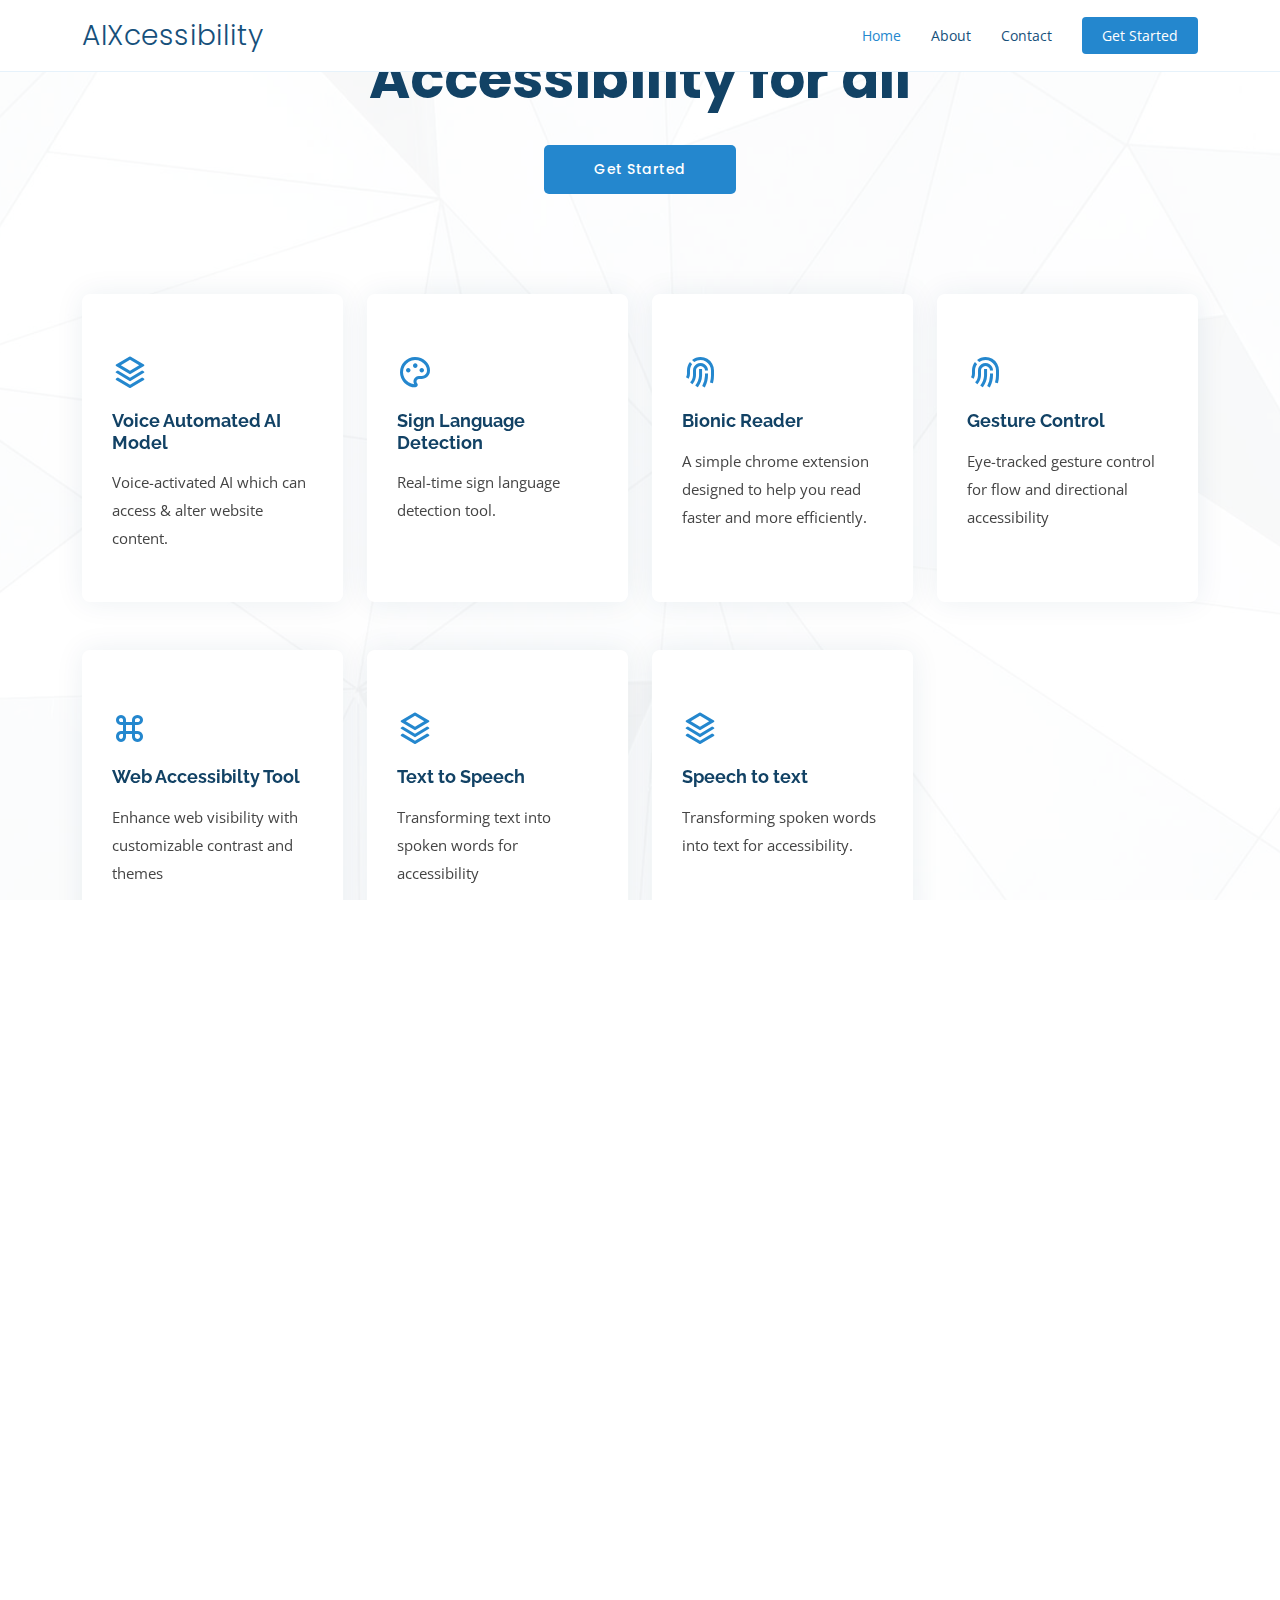
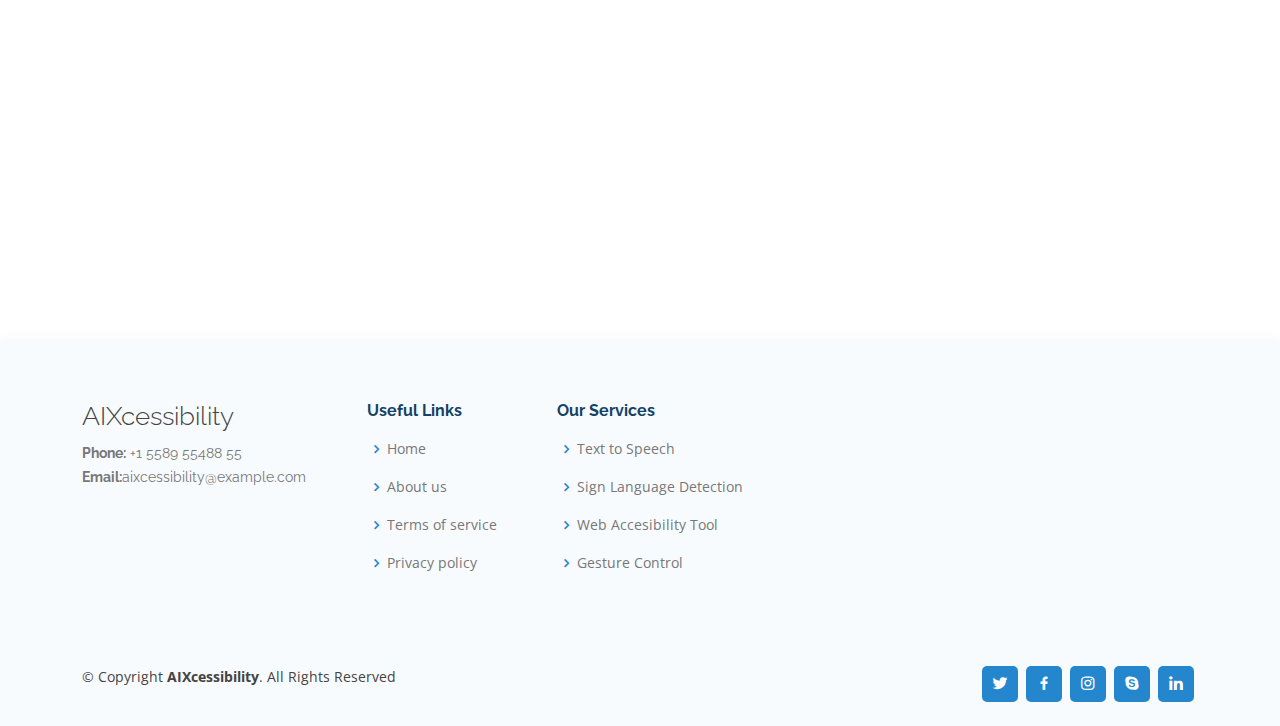
<file: index.html>
<!DOCTYPE html>
<html lang="en">

<head>
  <meta charset="utf-8">
  <meta content="width=device-width, initial-scale=1.0" name="viewport">

  <title>AIXcessibility</title>
  <meta content="" name="description">
  <meta content="" name="keywords">

  <!-- Favicons -->
  <link href="assets/img/Rex_favicon.ico" rel="icon">
  <link href="assets/img/apple-touch-icon.png" rel="apple-touch-icon">

  <!-- Google Fonts -->
  <link href="https://fonts.googleapis.com/css?family=Open+Sans:300,300i,400,400i,600,600i,700,700i|Raleway:300,300i,400,400i,500,500i,600,600i,700,700i|Poppins:300,300i,400,400i,500,500i,600,600i,700,700i" rel="stylesheet">

  <!-- Vendor CSS Files -->
  <link href="assets/vendor/aos/aos.css" rel="stylesheet">
  <link href="assets/vendor/bootstrap/css/bootstrap.min.css" rel="stylesheet">
  <link href="assets/vendor/bootstrap-icons/bootstrap-icons.css" rel="stylesheet">
  <link href="assets/vendor/boxicons/css/boxicons.min.css" rel="stylesheet">
  <link href="assets/vendor/glightbox/css/glightbox.min.css" rel="stylesheet">
  <link href="assets/vendor/remixicon/remixicon.css" rel="stylesheet">
  <link href="assets/vendor/swiper/swiper-bundle.min.css" rel="stylesheet">

  <!-- Template Main CSS File -->
  <link href="assets/css/style.css" rel="stylesheet">

</head>

<body>

  
  <header id="header" class="fixed-top">
    <div class="container d-flex align-items-center justify-content-between">

      <h1 class="logo"><a href="index.html">AIXcessibility</a></h1>
     
      <nav id="navbar" class="navbar">
        <ul>
          <li><a class="nav-link scrollto active" href="#hero">Home</a></li>
          <li><a class="nav-link scrollto" href="#about">About</a></li>
        
          <li><a class="nav-link scrollto" href="#contact">Contact</a></li>
          <li><a class="getstarted scrollto" href="#about">Get Started</a></li>
        </ul>
        <i class="bi bi-list mobile-nav-toggle"></i>
      </nav><!-- .navbar -->

    </div>
  </header><!-- End Header -->

  <!-- ======= Hero Section ======= -->
  <section id="hero" class="d-flex align-items-center">
    <div class="container position-relative" data-aos="fade-up" data-aos-delay="100">
      <div class="row justify-content-center">
        <div class="col-xl-7 col-lg-9 text-center">
          <h1>Accessibility for all</h1>
      
        </div>
      </div>
      <div class="text-center">
        <a href="#about" class="btn-get-started scrollto">Get Started</a>
      </div>

      <div class="row icon-boxes">
        <div class="col-md-6 col-lg-3 d-flex align-items-stretch mb-5 mb-lg-0" data-aos="zoom-in" data-aos-delay="200">
          <div class="icon-box">
            <div class="icon"><i class="ri-stack-line"></i></div>
            <h4 class="title"><a href="https://accessify-ai.netlify.app/">Voice Automated AI Model</a></h4>
            <p class="description">Voice-activated AI which can access & alter website content.</p>
          </div>
        </div>
         <div class="col-md-6 col-lg-3 d-flex align-items-stretch mb-5 mb-lg-0" data-aos="zoom-in" data-aos-delay="300">
          <div class="icon-box">
            <div class="icon"><i class="ri-palette-line"></i></div>
            <h4 class="title"><a href="https://github.com/pukhraj1002/sign-language-detection">Sign Language Detection</a></h4>
            <p class="description">Real-time sign language detection tool.</p>
          </div>
        </div>
         <div class="col-md-6 col-lg-3 d-flex align-items-stretch mb-5  mb-lg-0" data-aos="zoom-in" data-aos-delay="500">
          <div class="icon-box">
            <div class="icon"><i class="ri-fingerprint-line"></i></div>
            <h4 class="title"><a href="https://github.com/rahulkarda/bionic-reader">Bionic Reader</a></h4>
            <p class="description">A simple chrome extension designed to help you read faster and more efficiently. </p>
          </div>
        </div>
        <div class="col-md-6 col-lg-3 d-flex align-items-stretch mb-5 mb-lg-0" data-aos="zoom-in" data-aos-delay="500">
          <div class="icon-box">
            <div class="icon"><i class="ri-fingerprint-line"></i></div>
            <h4 class="title"><a href="https://github.com/rahulkarda/gesture-control">Gesture Control</a></h4>
            <p class="description">Eye-tracked gesture control for flow and directional  accessibility </p>
          </div>
        </div>
       <div class="col-md-6 col-lg-3 d-flex align-items-stretch  mt-5 mb-lg-0" data-aos="zoom-in" data-aos-delay="400">
          <div class="icon-box">
            <div class="icon"><i class="ri-command-line"></i></div>
            <h4 class="title"><a href="">Web Accessibilty Tool</a> </h4>
            <p class="description">Enhance web visibility with customizable contrast and themes</p>
          </div>
        </div>
        
        <div class="col-md-6 col-lg-3 d-flex align-items-stretch  mt-5 mb-lg-0" data-aos="zoom-in" data-aos-delay="200">
          <div class="icon-box">
            <div class="icon"><i class="ri-stack-line"></i></div>
            <h4 class="title"><a href="https://text2speechai.netlify.app/">Text to Speech</a></h4>
            <p class="description">Transforming text into spoken words for accessibility</p>
          </div>
        </div>


       
        <div class="col-md-6 col-lg-3 d-flex align-items-stretch  mt-5 mb-lg-0" data-aos="zoom-in" data-aos-delay="500">
          <div class="icon-box">
            <div class="icon"><i class="ri-stack-line"></i></div>
            <h4 class="title"><a href="">Speech to text</a></h4>
            <p class="description">Transforming spoken words into text for accessibility. </p>
          </div>
        </div>
      </div>
    </div>
  </section><!-- End Hero -->

  <main id="main">

    <!-- ======= About Section ======= -->
    <section id="about" class="about">
      <div class="container" data-aos="fade-up">

        <div class="section-title">
          <h2>About Us</h2>
          <p>AccessVision is a groundbreaking initiative focused on revolutionizing accessibility for individuals with disabilities through the power of AI-driven accessibility tools.. </p>
        </div>

        <div class="row content">
          <div class="col-lg-6">
            <p>
              AIXcessibility harnesses advanced AI algorithms and machine learning models to create a suite of innovative solutions aimed at enhancing accessibility across various domains of daily life. 
            </p>
           
          </div>
          <div class="col-lg-6 pt-4 pt-lg-0">
            <p>
              Through AIXcessibility, we are not just building technology; we are fostering a more inclusive and equitable society where everyone, regardless of ability, can thrive
            </p>
            <a href="#" class="btn-learn-more">Learn More</a>
          </div>
        </div>

      </div>
    </section><!-- End About Section -->

    <!-- ======= Counts Section ======= -->
<!--     <section id="counts" class="counts section-bg">
      <div class="container">

        <div class="row justify-content-end">

          <div class="col-lg-3 col-md-5 col-6 d-md-flex align-items-md-stretch">
            <div class="count-box">
              <span data-purecounter-start="0" data-purecounter-end="65" data-purecounter-duration="2" class="purecounter"></span>
              <p>Happy Clients</p>
            </div>
          </div>

          <div class="col-lg-3 col-md-5 col-6 d-md-flex align-items-md-stretch">
            <div class="count-box">
              <span data-purecounter-start="0" data-purecounter-end="85" data-purecounter-duration="2" class="purecounter"></span>
              <p>Projects</p>
            </div>
          </div>

          <div class="col-lg-3 col-md-5 col-6 d-md-flex align-items-md-stretch">
            <div class="count-box">
              <span data-purecounter-start="0" data-purecounter-end="30" data-purecounter-duration="2" class="purecounter"></span>
              <p>Years of experience</p>
            </div>
          </div>

          <div class="col-lg-3 col-md-5 col-6 d-md-flex align-items-md-stretch">
            <div class="count-box">
              <span data-purecounter-start="0" data-purecounter-end="20" data-purecounter-duration="2" class="purecounter"></span>
              <p>Awards</p>
            </div>
          </div>

        </div>

      </div>
    </section> --> <!-- End Counts Section -->

   

   


    

    <!-- ======= Portfolio Section ======= -->
    <!-- <section id="portfolio" class="portfolio">
      <div class="container" data-aos="fade-up">

        <div class="section-title">
          <h2>Portfolio</h2>
           </div>

        <div class="row" data-aos="fade-up" data-aos-delay="150">
          <div class="col-lg-12 d-flex justify-content-center">
            <ul id="portfolio-flters">
              <li data-filter="*" class="filter-active">All</li>
              <li data-filter=".filter-app">App</li>
              <li data-filter=".filter-card">Card</li>
              <li data-filter=".filter-web">Web</li>
            </ul>
          </div>
        </div>

        <div class="row portfolio-container" data-aos="fade-up" data-aos-delay="300">

          <div class="col-lg-4 col-md-6 portfolio-item filter-app">
            <div class="portfolio-wrap">
              <img src="assets/img/portfolio/portfolio-1.jpg" class="img-fluid" alt="">
              <div class="portfolio-info">
                <h4>App 1</h4>
                <p>App</p>
                <div class="portfolio-links">
                  <a href="assets/img/portfolio/portfolio-1.jpg" data-gallery="portfolioGallery" class="portfolio-lightbox" title="App 1"><i class="bx bx-plus"></i></a>
                  <a href="portfolio-details.html" title="More Details"><i class="bx bx-link"></i></a>
                </div>
              </div>
            </div>
          </div>

          <div class="col-lg-4 col-md-6 portfolio-item filter-web">
            <div class="portfolio-wrap">
              <img src="assets/img/portfolio/portfolio-2.jpg" class="img-fluid" alt="">
              <div class="portfolio-info">
                <h4>Web 3</h4>
                <p>Web</p>
                <div class="portfolio-links">
                  <a href="assets/img/portfolio/portfolio-2.jpg" data-gallery="portfolioGallery" class="portfolio-lightbox" title="Web 3"><i class="bx bx-plus"></i></a>
                  <a href="portfolio-details.html" title="More Details"><i class="bx bx-link"></i></a>
                </div>
              </div>
            </div>
          </div>

          <div class="col-lg-4 col-md-6 portfolio-item filter-app">
            <div class="portfolio-wrap">
              <img src="assets/img/portfolio/portfolio-3.jpg" class="img-fluid" alt="">
              <div class="portfolio-info">
                <h4>App 2</h4>
                <p>App</p>
                <div class="portfolio-links">
                  <a href="assets/img/portfolio/portfolio-3.jpg" data-gallery="portfolioGallery" class="portfolio-lightbox" title="App 2"><i class="bx bx-plus"></i></a>
                  <a href="portfolio-details.html" title="More Details"><i class="bx bx-link"></i></a>
                </div>
              </div>
            </div>
          </div>

          <div class="col-lg-4 col-md-6 portfolio-item filter-card">
            <div class="portfolio-wrap">
              <img src="assets/img/portfolio/portfolio-4.jpg" class="img-fluid" alt="">
              <div class="portfolio-info">
                <h4>Card 2</h4>
                <p>Card</p>
                <div class="portfolio-links">
                  <a href="assets/img/portfolio/portfolio-4.jpg" data-gallery="portfolioGallery" class="portfolio-lightbox" title="Card 2"><i class="bx bx-plus"></i></a>
                  <a href="portfolio-details.html" title="More Details"><i class="bx bx-link"></i></a>
                </div>
              </div>
            </div>
          </div>

          <div class="col-lg-4 col-md-6 portfolio-item filter-web">
            <div class="portfolio-wrap">
              <img src="assets/img/portfolio/portfolio-5.jpg" class="img-fluid" alt="">
              <div class="portfolio-info">
                <h4>Web 2</h4>
                <p>Web</p>
                <div class="portfolio-links">
                  <a href="assets/img/portfolio/portfolio-5.jpg" data-gallery="portfolioGallery" class="portfolio-lightbox" title="Web 2"><i class="bx bx-plus"></i></a>
                  <a href="portfolio-details.html" title="More Details"><i class="bx bx-link"></i></a>
                </div>
              </div>
            </div>
          </div>

          <div class="col-lg-4 col-md-6 portfolio-item filter-app">
            <div class="portfolio-wrap">
              <img src="assets/img/portfolio/portfolio-6.jpg" class="img-fluid" alt="">
              <div class="portfolio-info">
                <h4>App 3</h4>
                <p>App</p>
                <div class="portfolio-links">
                  <a href="assets/img/portfolio/portfolio-6.jpg" data-gallery="portfolioGallery" class="portfolio-lightbox" title="App 3"><i class="bx bx-plus"></i></a>
                  <a href="portfolio-details.html" title="More Details"><i class="bx bx-link"></i></a>
                </div>
              </div>
            </div>
          </div>

          <div class="col-lg-4 col-md-6 portfolio-item filter-card">
            <div class="portfolio-wrap">
              <img src="assets/img/portfolio/portfolio-7.jpg" class="img-fluid" alt="">
              <div class="portfolio-info">
                <h4>Card 1</h4>
                <p>Card</p>
                <div class="portfolio-links">
                  <a href="assets/img/portfolio/portfolio-7.jpg" data-gallery="portfolioGallery" class="portfolio-lightbox" title="Card 1"><i class="bx bx-plus"></i></a>
                  <a href="portfolio-details.html" title="More Details"><i class="bx bx-link"></i></a>
                </div>
              </div>
            </div>
          </div>

          <div class="col-lg-4 col-md-6 portfolio-item filter-card">
            <div class="portfolio-wrap">
              <img src="assets/img/portfolio/portfolio-8.jpg" class="img-fluid" alt="">
              <div class="portfolio-info">
                <h4>Card 3</h4>
                <p>Card</p>
                <div class="portfolio-links">
                  <a href="assets/img/portfolio/portfolio-8.jpg" data-gallery="portfolioGallery" class="portfolio-lightbox" title="Card 3"><i class="bx bx-plus"></i></a>
                  <a href="portfolio-details.html" title="More Details"><i class="bx bx-link"></i></a>
                </div>
              </div>
            </div>
          </div>

          <div class="col-lg-4 col-md-6 portfolio-item filter-web">
            <div class="portfolio-wrap">
              <img src="assets/img/portfolio/portfolio-9.jpg" class="img-fluid" alt="">
              <div class="portfolio-info">
                <h4>Web 3</h4>
                <p>Web</p>
                <div class="portfolio-links">
                  <a href="assets/img/portfolio/portfolio-9.jpg" data-gallery="portfolioGallery" class="portfolio-lightbox" title="Web 3"><i class="bx bx-plus"></i></a>
                  <a href="portfolio-details.html" title="More Details"><i class="bx bx-link"></i></a>
                </div>
              </div>
            </div>
          </div>

        </div>

      </div>
    </section>End Portfolio Section -->

   

    

    

    <!-- ======= Contact Section ======= -->
    <section id="contact" class="contact">
      <div class="container" data-aos="fade-up">

        <div class="section-title">
          <h2>Contact</h2>
        </div>

       

        <div class="row mt-5">

          <div class="col-lg-4">
            <div class="info">
              <div class="address">
                <i class="bi bi-geo-alt"></i>
                <h4>Location:</h4>
                <p>CDGI,Indore</p>
              </div>

              <div class="email">
                <i class="bi bi-envelope"></i>
                <h4>Email:</h4>
                <p>aixcessibility@example.com</p>
              </div>

              

            </div>

          </div>

          <div class="col-lg-8 mt-5 mt-lg-0">

            <form action="forms/contact.php" method="post" role="form" class="php-email-form">
              <div class="row gy-2 gx-md-3">
                <div class="col-md-6 form-group">
                  <input type="text" name="name" class="form-control" id="name" placeholder="Your Name" required>
                </div>
                <div class="col-md-6 form-group">
                  <input type="email" class="form-control" name="email" id="email" placeholder="Your Email" required>
                </div>
                <div class="form-group col-12">
                  <input type="text" class="form-control" name="subject" id="subject" placeholder="Subject" required>
                </div>
                <div class="form-group col-12">
                  <textarea class="form-control" name="message" rows="5" placeholder="Message" required></textarea>
                </div>
                <div class="my-3 col-12">
                  <div class="loading">Loading</div>
                  <div class="error-message"></div>
                  <div class="sent-message">Your message has been sent. Thank you!</div>
                </div>
                <div class="text-center col-12"><button type="submit">Send Message</button></div>
              </div>
            </form>

          </div>

        </div>

      </div>
    </section><!-- End Contact Section -->

  </main><!-- End #main -->

  <!-- ======= Footer ======= -->
  <footer id="footer">

    <div class="footer-top bgblu">
      <div class="container ">
        <div class="row">

          <div class="col-lg-3 col-md-3 footer-contact">
            <h3>AIXcessibility</h3>
            <p>
             
              <strong>Phone:</strong> +1 5589 55488 55<br>
              <strong>Email:</strong>aixcessibility@example.com<br>
            </p>
          </div>

          <div class="col-lg-2 col-md-6 footer-links">
            <h4>Useful Links</h4>
            <ul>
              <li><i class="bx bx-chevron-right"></i> <a href="#">Home</a></li>
              <li><i class="bx bx-chevron-right"></i> <a href="#">About us</a></li>
              <li><i class="bx bx-chevron-right"></i> <a href="#">Terms of service</a></li>
              <li><i class="bx bx-chevron-right"></i> <a href="#">Privacy policy</a></li>
            </ul>
          </div>

          <div class="col-lg-3 col-md-6 footer-links">
            <h4>Our Services</h4>
            <ul>
              <li><i class="bx bx-chevron-right"></i> <a href="#">Text to Speech</a></li>
              <li><i class="bx bx-chevron-right"></i> <a href="#">Sign Language Detection</a></li>
              <li><i class="bx bx-chevron-right"></i> <a href="#">Web Accesibility Tool</a></li>
              <li><i class="bx bx-chevron-right"></i> <a href="#">Gesture Control</a></li>
             
            </ul>
          </div>

          
        </div>
      </div>
    </div>

    <div class="container d-md-flex py-4">

      <div class="me-md-auto text-center text-md-start">
        <div class="copyright">
          &copy; Copyright <strong><span>AIXcessibility</span></strong>. All Rights Reserved
        </div>
        
      </div>
      <div class="social-links text-center text-md-right pt-3 pt-md-0">
        <a href="#" class="twitter"><i class="bx bxl-twitter"></i></a>
        <a href="#" class="facebook"><i class="bx bxl-facebook"></i></a>
        <a href="#" class="instagram"><i class="bx bxl-instagram"></i></a>
        <a href="#" class="google-plus"><i class="bx bxl-skype"></i></a>
        <a href="#" class="linkedin"><i class="bx bxl-linkedin"></i></a>
      </div>
    </div>
  </footer><!-- End Footer -->

  <div id="preloader"></div>
  <a href="#" class="back-to-top d-flex align-items-center justify-content-center"><i class="bi bi-arrow-up-short"></i></a>

  <!-- Vendor JS Files -->
  <script src="assets/vendor/purecounter/purecounter_vanilla.js"></script>
  <script src="assets/vendor/aos/aos.js"></script>
  <script src="assets/vendor/bootstrap/js/bootstrap.bundle.min.js"></script>
  <script src="assets/vendor/glightbox/js/glightbox.min.js"></script>
  <script src="assets/vendor/isotope-layout/isotope.pkgd.min.js"></script>
  <script src="assets/vendor/swiper/swiper-bundle.min.js"></script>
  <script src="assets/vendor/php-email-form/validate.js"></script>

  <!-- Template Main JS File -->
  <script src="assets/js/main.js"></script>
  <script> (function(){ var s = document.createElement('script'); var h = document.querySelector('head') || document.body; s.src = 'https://acsbapp.com/apps/app/dist/js/app.js'; s.async = true; s.onload = function(){ acsbJS.init({ statementLink : '', footerHtml : '', hideMobile : false, hideTrigger : false, disableBgProcess : false, language : 'en', position : 'right', leadColor : '#146FF8', triggerColor : '#146FF8', triggerRadius : '50%', triggerPositionX : 'right', triggerPositionY : 'bottom', triggerIcon : 'people', triggerSize : 'bottom', triggerOffsetX : 12, triggerOffsetY : 60, mobile : { triggerSize : 'small', triggerPositionX : 'right', triggerPositionY : 'bottom', triggerOffsetX : 40, triggerOffsetY : 40, triggerRadius : '20' } }); }; h.appendChild(s); })(); </script>
</body>

</html>
</file>
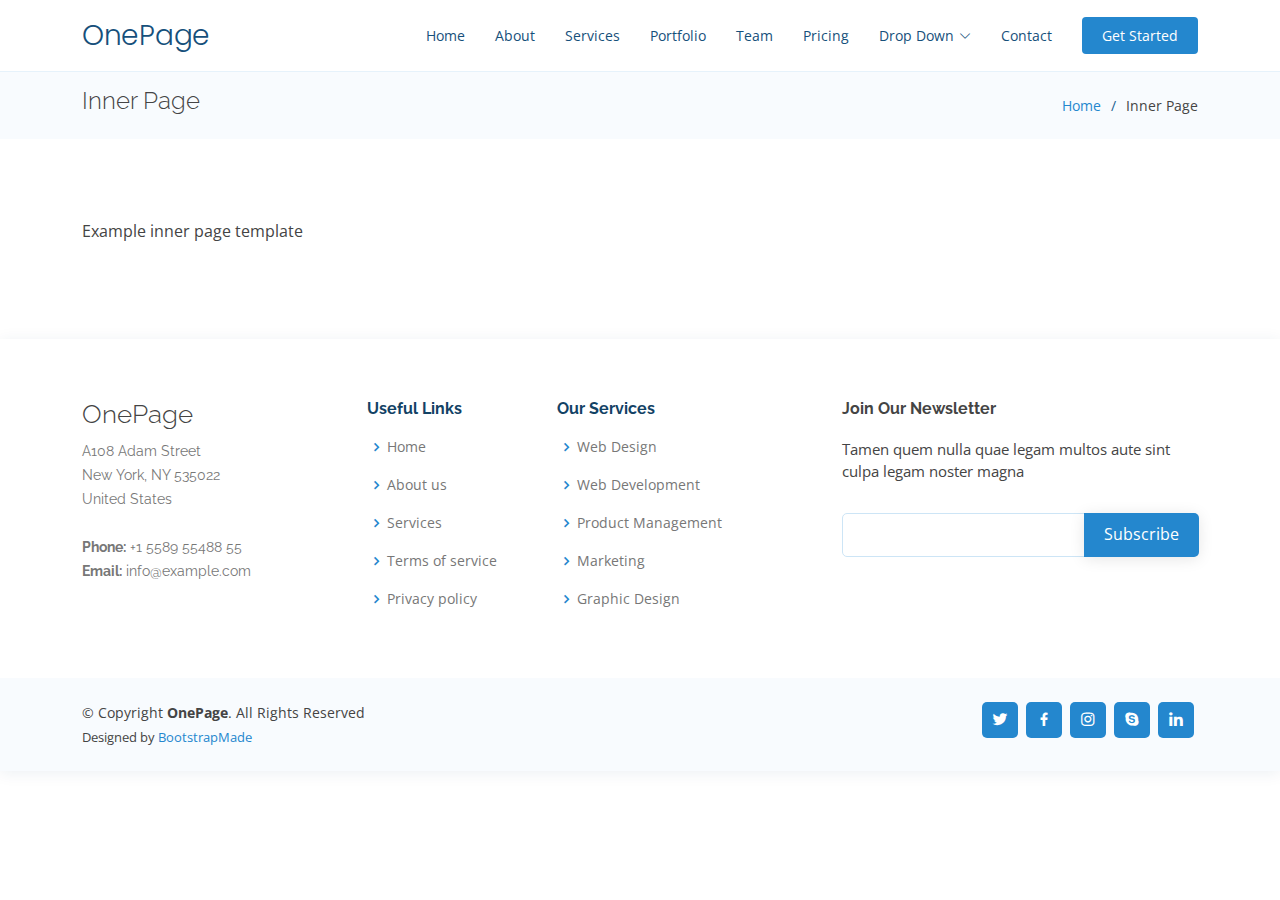
<file: inner-page.html>
<!DOCTYPE html>
<html lang="en">

<head>
  <meta charset="utf-8">
  <meta content="width=device-width, initial-scale=1.0" name="viewport">

  <title>AIXcessibility</title>
  <meta content="" name="description">
  <meta content="" name="keywords">

  <!-- Favicons -->
  <link href="assets/img/favicon.png" rel="icon">
  <link href="assets/img/apple-touch-icon.png" rel="apple-touch-icon">

  <!-- Google Fonts -->
  <link href="https://fonts.googleapis.com/css?family=Open+Sans:300,300i,400,400i,600,600i,700,700i|Raleway:300,300i,400,400i,500,500i,600,600i,700,700i|Poppins:300,300i,400,400i,500,500i,600,600i,700,700i" rel="stylesheet">

  <!-- Vendor CSS Files -->
  <link href="assets/vendor/aos/aos.css" rel="stylesheet">
  <link href="assets/vendor/bootstrap/css/bootstrap.min.css" rel="stylesheet">
  <link href="assets/vendor/bootstrap-icons/bootstrap-icons.css" rel="stylesheet">
  <link href="assets/vendor/boxicons/css/boxicons.min.css" rel="stylesheet">
  <link href="assets/vendor/glightbox/css/glightbox.min.css" rel="stylesheet">
  <link href="assets/vendor/remixicon/remixicon.css" rel="stylesheet">
  <link href="assets/vendor/swiper/swiper-bundle.min.css" rel="stylesheet">

  <!-- Template Main CSS File -->
  <link href="assets/css/style.css" rel="stylesheet">


</head>

<body>

  <!-- ======= Header ======= -->
  <header id="header" class="fixed-top">
    <div class="container d-flex align-items-center justify-content-between">

      <h1 class="logo"><a href="index.html">OnePage</a></h1>
      <!-- Uncomment below if you prefer to use an image logo -->
      <!-- <a href="index.html" class="logo"><img src="assets/img/logo.png" alt="" class="img-fluid"></a>-->

      <nav id="navbar" class="navbar">
        <ul>
          <li><a class="nav-link scrollto " href="#hero">Home</a></li>
          <li><a class="nav-link scrollto" href="#about">About</a></li>
          <li><a class="nav-link scrollto" href="#services">Services</a></li>
          <li><a class="nav-link scrollto o" href="#portfolio">Portfolio</a></li>
          <li><a class="nav-link scrollto" href="#team">Team</a></li>
          <li><a class="nav-link scrollto" href="#pricing">Pricing</a></li>
          <li class="dropdown"><a href="#"><span>Drop Down</span> <i class="bi bi-chevron-down"></i></a>
            <ul>
              <li><a href="#">Drop Down 1</a></li>
              <li class="dropdown"><a href="#"><span>Deep Drop Down</span> <i class="bi bi-chevron-right"></i></a>
                <ul>
                  <li><a href="#">Deep Drop Down 1</a></li>
                  <li><a href="#">Deep Drop Down 2</a></li>
                  <li><a href="#">Deep Drop Down 3</a></li>
                  <li><a href="#">Deep Drop Down 4</a></li>
                  <li><a href="#">Deep Drop Down 5</a></li>
                </ul>
              </li>
              <li><a href="#">Drop Down 2</a></li>
              <li><a href="#">Drop Down 3</a></li>
              <li><a href="#">Drop Down 4</a></li>
            </ul>
          </li>
          <li><a class="nav-link scrollto" href="#contact">Contact</a></li>
          <li><a class="getstarted scrollto" href="#about">Get Started</a></li>
        </ul>
        <i class="bi bi-list mobile-nav-toggle"></i>
      </nav><!-- .navbar -->

    </div>
  </header><!-- End Header -->

  <main id="main">

    <!-- ======= Breadcrumbs ======= -->
    <section class="breadcrumbs">
      <div class="container">

        <div class="d-flex justify-content-between align-items-center">
          <h2>Inner Page</h2>
          <ol>
            <li><a href="index.html">Home</a></li>
            <li>Inner Page</li>
          </ol>
        </div>

      </div>
    </section><!-- End Breadcrumbs -->

    <section class="inner-page">
      <div class="container">
        <p>
          Example inner page template
        </p>
      </div>
    </section>

  </main><!-- End #main -->

  <!-- ======= Footer ======= -->
  <footer id="footer">

    <div class="footer-top">
      <div class="container">
        <div class="row">

          <div class="col-lg-3 col-md-6 footer-contact">
            <h3>OnePage</h3>
            <p>
              A108 Adam Street <br>
              New York, NY 535022<br>
              United States <br><br>
              <strong>Phone:</strong> +1 5589 55488 55<br>
              <strong>Email:</strong> info@example.com<br>
            </p>
          </div>

          <div class="col-lg-2 col-md-6 footer-links">
            <h4>Useful Links</h4>
            <ul>
              <li><i class="bx bx-chevron-right"></i> <a href="#">Home</a></li>
              <li><i class="bx bx-chevron-right"></i> <a href="#">About us</a></li>
              <li><i class="bx bx-chevron-right"></i> <a href="#">Services</a></li>
              <li><i class="bx bx-chevron-right"></i> <a href="#">Terms of service</a></li>
              <li><i class="bx bx-chevron-right"></i> <a href="#">Privacy policy</a></li>
            </ul>
          </div>

          <div class="col-lg-3 col-md-6 footer-links">
            <h4>Our Services</h4>
            <ul>
              <li><i class="bx bx-chevron-right"></i> <a href="#">Web Design</a></li>
              <li><i class="bx bx-chevron-right"></i> <a href="#">Web Development</a></li>
              <li><i class="bx bx-chevron-right"></i> <a href="#">Product Management</a></li>
              <li><i class="bx bx-chevron-right"></i> <a href="#">Marketing</a></li>
              <li><i class="bx bx-chevron-right"></i> <a href="#">Graphic Design</a></li>
            </ul>
          </div>

          <div class="col-lg-4 col-md-6 footer-newsletter">
            <h4>Join Our Newsletter</h4>
            <p>Tamen quem nulla quae legam multos aute sint culpa legam noster magna</p>
            <form action="" method="post">
              <input type="email" name="email"><input type="submit" value="Subscribe">
            </form>
          </div>

        </div>
      </div>
    </div>

    <div class="container d-md-flex py-4">

      <div class="me-md-auto text-center text-md-start">
        <div class="copyright">
          &copy; Copyright <strong><span>OnePage</span></strong>. All Rights Reserved
        </div>
        <div class="credits">
          <!-- All the links in the footer should remain intact. -->
          <!-- You can delete the links only if you purchased the pro version. -->
          <!-- Licensing information: https://bootstrapmade.com/license/ -->
          <!-- Purchase the pro version with working PHP/AJAX contact form: https://bootstrapmade.com/onepage-multipurpose-bootstrap-template/ -->
          Designed by <a href="https://bootstrapmade.com/">BootstrapMade</a>
        </div>
      </div>
      <div class="social-links text-center text-md-right pt-3 pt-md-0">
        <a href="#" class="twitter"><i class="bx bxl-twitter"></i></a>
        <a href="#" class="facebook"><i class="bx bxl-facebook"></i></a>
        <a href="#" class="instagram"><i class="bx bxl-instagram"></i></a>
        <a href="#" class="google-plus"><i class="bx bxl-skype"></i></a>
        <a href="#" class="linkedin"><i class="bx bxl-linkedin"></i></a>
      </div>
    </div>
  </footer><!-- End Footer -->

  <div id="preloader"></div>
  <a href="#" class="back-to-top d-flex align-items-center justify-content-center"><i class="bi bi-arrow-up-short"></i></a>

  <!-- Vendor JS Files -->
  <script src="assets/vendor/purecounter/purecounter_vanilla.js"></script>
  <script src="assets/vendor/aos/aos.js"></script>
  <script src="assets/vendor/bootstrap/js/bootstrap.bundle.min.js"></script>
  <script src="assets/vendor/glightbox/js/glightbox.min.js"></script>
  <script src="assets/vendor/isotope-layout/isotope.pkgd.min.js"></script>
  <script src="assets/vendor/swiper/swiper-bundle.min.js"></script>
  <script src="assets/vendor/php-email-form/validate.js"></script>

  <!-- Template Main JS File -->
  <script src="assets/js/main.js"></script>

</body>

</html>
</file>
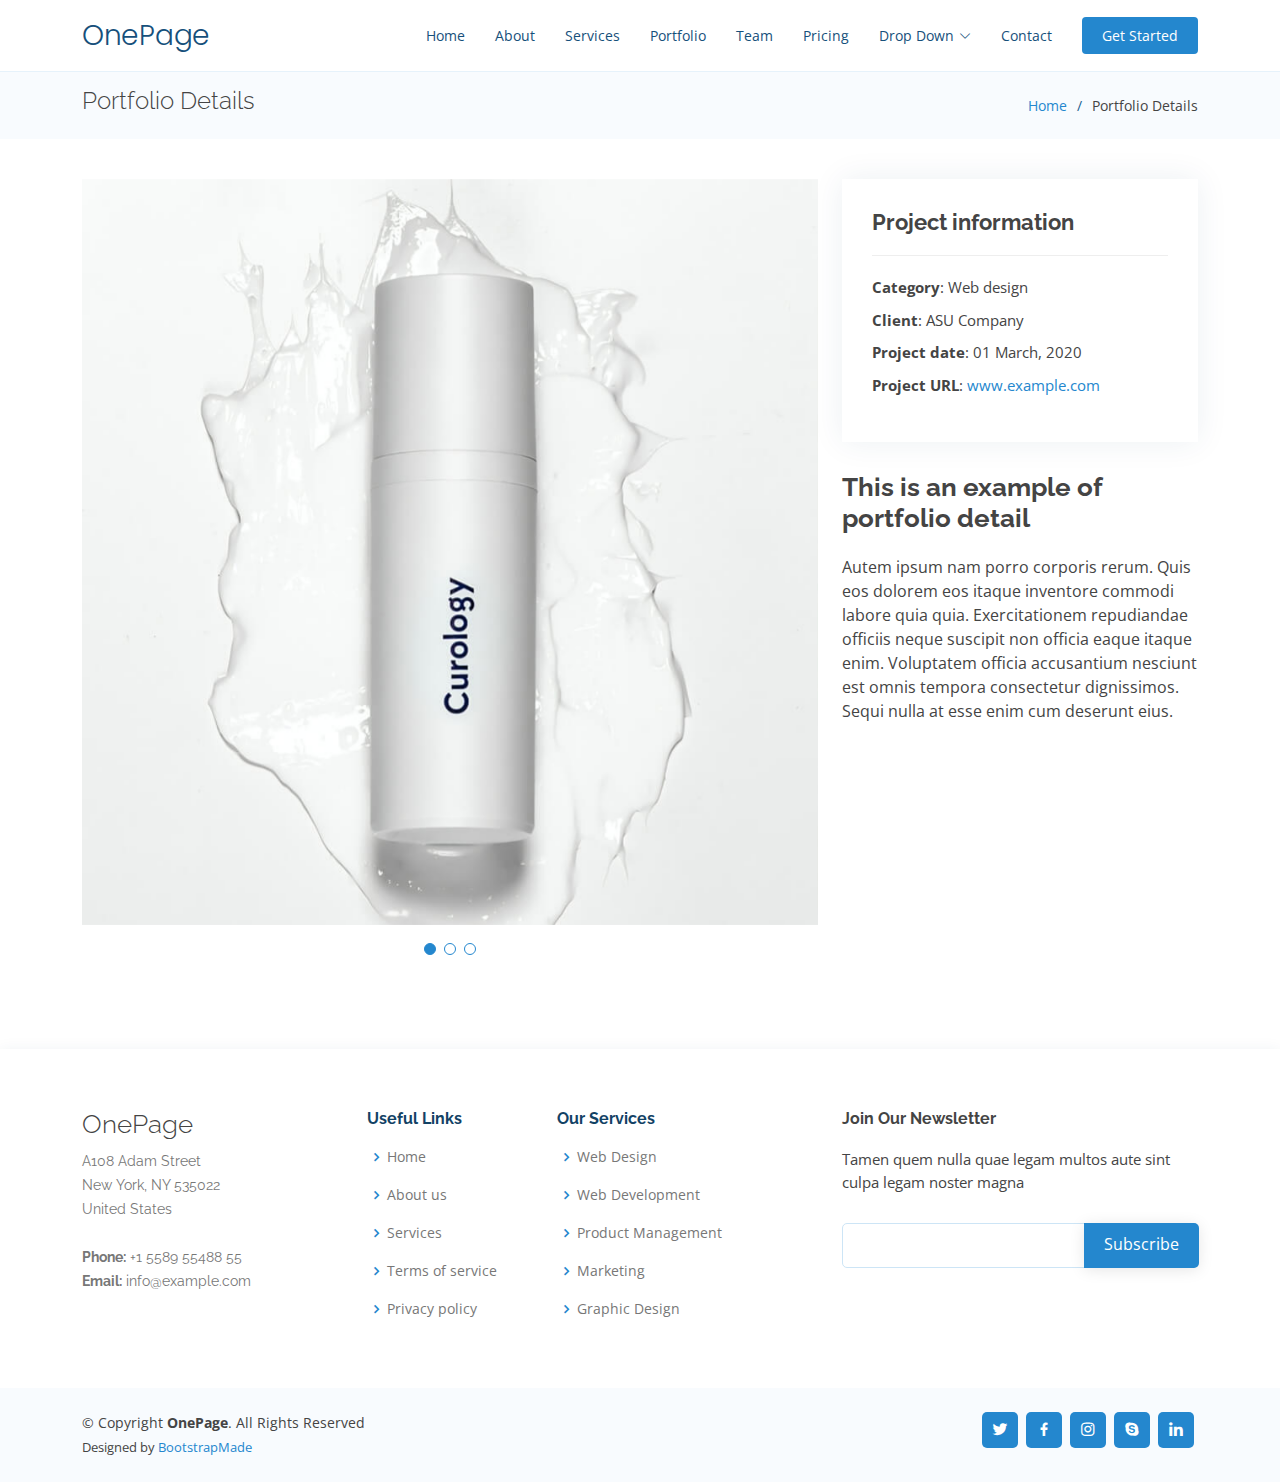
<file: portfolio-details.html>
<!DOCTYPE html>
<html lang="en">

<head>
  <meta charset="utf-8">
  <meta content="width=device-width, initial-scale=1.0" name="viewport">

  <title>AIXcessibility</title>
  <meta content="" name="description">
  <meta content="" name="keywords">

  <!-- Favicons -->
  <link href="assets/img/favicon.png" rel="icon">
  <link href="assets/img/apple-touch-icon.png" rel="apple-touch-icon">

  <!-- Google Fonts -->
  <link href="https://fonts.googleapis.com/css?family=Open+Sans:300,300i,400,400i,600,600i,700,700i|Raleway:300,300i,400,400i,500,500i,600,600i,700,700i|Poppins:300,300i,400,400i,500,500i,600,600i,700,700i" rel="stylesheet">

  <!-- Vendor CSS Files -->
  <link href="assets/vendor/aos/aos.css" rel="stylesheet">
  <link href="assets/vendor/bootstrap/css/bootstrap.min.css" rel="stylesheet">
  <link href="assets/vendor/bootstrap-icons/bootstrap-icons.css" rel="stylesheet">
  <link href="assets/vendor/boxicons/css/boxicons.min.css" rel="stylesheet">
  <link href="assets/vendor/glightbox/css/glightbox.min.css" rel="stylesheet">
  <link href="assets/vendor/remixicon/remixicon.css" rel="stylesheet">
  <link href="assets/vendor/swiper/swiper-bundle.min.css" rel="stylesheet">

  <!-- Template Main CSS File -->
  <link href="assets/css/style.css" rel="stylesheet">

  <!-- =======================================================
  * Template Name: OnePage
  * Template URL: https://bootstrapmade.com/onepage-multipurpose-bootstrap-template/
  * Updated: Mar 17 2024 with Bootstrap v5.3.3
  * Author: BootstrapMade.com
  * License: https://bootstrapmade.com/license/
  ======================================================== -->
</head>

<body>

  <!-- ======= Header ======= -->
  <header id="header" class="fixed-top">
    <div class="container d-flex align-items-center justify-content-between">

      <h1 class="logo"><a href="index.html">OnePage</a></h1>
      <!-- Uncomment below if you prefer to use an image logo -->
      <!-- <a href="index.html" class="logo"><img src="assets/img/logo.png" alt="" class="img-fluid"></a>-->

      <nav id="navbar" class="navbar">
        <ul>
          <li><a class="nav-link scrollto " href="#hero">Home</a></li>
          <li><a class="nav-link scrollto" href="#about">About</a></li>
          <li><a class="nav-link scrollto" href="#services">Services</a></li>
          <li><a class="nav-link scrollto activeo" href="#portfolio">Portfolio</a></li>
          <li><a class="nav-link scrollto" href="#team">Team</a></li>
          <li><a class="nav-link scrollto" href="#pricing">Pricing</a></li>
          <li class="dropdown"><a href="#"><span>Drop Down</span> <i class="bi bi-chevron-down"></i></a>
            <ul>
              <li><a href="#">Drop Down 1</a></li>
              <li class="dropdown"><a href="#"><span>Deep Drop Down</span> <i class="bi bi-chevron-right"></i></a>
                <ul>
                  <li><a href="#">Deep Drop Down 1</a></li>
                  <li><a href="#">Deep Drop Down 2</a></li>
                  <li><a href="#">Deep Drop Down 3</a></li>
                  <li><a href="#">Deep Drop Down 4</a></li>
                  <li><a href="#">Deep Drop Down 5</a></li>
                </ul>
              </li>
              <li><a href="#">Drop Down 2</a></li>
              <li><a href="#">Drop Down 3</a></li>
              <li><a href="#">Drop Down 4</a></li>
            </ul>
          </li>
          <li><a class="nav-link scrollto" href="#contact">Contact</a></li>
          <li><a class="getstarted scrollto" href="#about">Get Started</a></li>
        </ul>
        <i class="bi bi-list mobile-nav-toggle"></i>
      </nav><!-- .navbar -->

    </div>
  </header><!-- End Header -->

  <main id="main">

    <!-- ======= Breadcrumbs ======= -->
    <section id="breadcrumbs" class="breadcrumbs">
      <div class="container">

        <div class="d-flex justify-content-between align-items-center">
          <h2>Portfolio Details</h2>
          <ol>
            <li><a href="index.html">Home</a></li>
            <li>Portfolio Details</li>
          </ol>
        </div>

      </div>
    </section><!-- End Breadcrumbs -->

    <!-- ======= Portfolio Details Section ======= -->
    <section id="portfolio-details" class="portfolio-details">
      <div class="container">

        <div class="row gy-4">

          <div class="col-lg-8">
            <div class="portfolio-details-slider swiper">
              <div class="swiper-wrapper align-items-center">

                <div class="swiper-slide">
                  <img src="assets/img/portfolio/portfolio-1.jpg" alt="">
                </div>

                <div class="swiper-slide">
                  <img src="assets/img/portfolio/portfolio-2.jpg" alt="">
                </div>

                <div class="swiper-slide">
                  <img src="assets/img/portfolio/portfolio-3.jpg" alt="">
                </div>

              </div>
              <div class="swiper-pagination"></div>
            </div>
          </div>

          <div class="col-lg-4">
            <div class="portfolio-info">
              <h3>Project information</h3>
              <ul>
                <li><strong>Category</strong>: Web design</li>
                <li><strong>Client</strong>: ASU Company</li>
                <li><strong>Project date</strong>: 01 March, 2020</li>
                <li><strong>Project URL</strong>: <a href="#">www.example.com</a></li>
              </ul>
            </div>
            <div class="portfolio-description">
              <h2>This is an example of portfolio detail</h2>
              <p>
                Autem ipsum nam porro corporis rerum. Quis eos dolorem eos itaque inventore commodi labore quia quia. Exercitationem repudiandae officiis neque suscipit non officia eaque itaque enim. Voluptatem officia accusantium nesciunt est omnis tempora consectetur dignissimos. Sequi nulla at esse enim cum deserunt eius.
              </p>
            </div>
          </div>

        </div>

      </div>
    </section><!-- End Portfolio Details Section -->

  </main><!-- End #main -->

  <!-- ======= Footer ======= -->
  <footer id="footer">

    <div class="footer-top">
      <div class="container">
        <div class="row">

          <div class="col-lg-3 col-md-6 footer-contact">
            <h3>OnePage</h3>
            <p>
              A108 Adam Street <br>
              New York, NY 535022<br>
              United States <br><br>
              <strong>Phone:</strong> +1 5589 55488 55<br>
              <strong>Email:</strong> info@example.com<br>
            </p>
          </div>

          <div class="col-lg-2 col-md-6 footer-links">
            <h4>Useful Links</h4>
            <ul>
              <li><i class="bx bx-chevron-right"></i> <a href="#">Home</a></li>
              <li><i class="bx bx-chevron-right"></i> <a href="#">About us</a></li>
              <li><i class="bx bx-chevron-right"></i> <a href="#">Services</a></li>
              <li><i class="bx bx-chevron-right"></i> <a href="#">Terms of service</a></li>
              <li><i class="bx bx-chevron-right"></i> <a href="#">Privacy policy</a></li>
            </ul>
          </div>

          <div class="col-lg-3 col-md-6 footer-links">
            <h4>Our Services</h4>
            <ul>
              <li><i class="bx bx-chevron-right"></i> <a href="#">Web Design</a></li>
              <li><i class="bx bx-chevron-right"></i> <a href="#">Web Development</a></li>
              <li><i class="bx bx-chevron-right"></i> <a href="#">Product Management</a></li>
              <li><i class="bx bx-chevron-right"></i> <a href="#">Marketing</a></li>
              <li><i class="bx bx-chevron-right"></i> <a href="#">Graphic Design</a></li>
            </ul>
          </div>

          <div class="col-lg-4 col-md-6 footer-newsletter">
            <h4>Join Our Newsletter</h4>
            <p>Tamen quem nulla quae legam multos aute sint culpa legam noster magna</p>
            <form action="" method="post">
              <input type="email" name="email"><input type="submit" value="Subscribe">
            </form>
          </div>

        </div>
      </div>
    </div>

    <div class="container d-md-flex py-4">

      <div class="me-md-auto text-center text-md-start">
        <div class="copyright">
          &copy; Copyright <strong><span>OnePage</span></strong>. All Rights Reserved
        </div>
        <div class="credits">
          <!-- All the links in the footer should remain intact. -->
          <!-- You can delete the links only if you purchased the pro version. -->
          <!-- Licensing information: https://bootstrapmade.com/license/ -->
          <!-- Purchase the pro version with working PHP/AJAX contact form: https://bootstrapmade.com/onepage-multipurpose-bootstrap-template/ -->
          Designed by <a href="https://bootstrapmade.com/">BootstrapMade</a>
        </div>
      </div>
      <div class="social-links text-center text-md-right pt-3 pt-md-0">
        <a href="#" class="twitter"><i class="bx bxl-twitter"></i></a>
        <a href="#" class="facebook"><i class="bx bxl-facebook"></i></a>
        <a href="#" class="instagram"><i class="bx bxl-instagram"></i></a>
        <a href="#" class="google-plus"><i class="bx bxl-skype"></i></a>
        <a href="#" class="linkedin"><i class="bx bxl-linkedin"></i></a>
      </div>
    </div>
  </footer><!-- End Footer -->

  <div id="preloader"></div>
  <a href="#" class="back-to-top d-flex align-items-center justify-content-center"><i class="bi bi-arrow-up-short"></i></a>

  <!-- Vendor JS Files -->
  <script src="assets/vendor/purecounter/purecounter_vanilla.js"></script>
  <script src="assets/vendor/aos/aos.js"></script>
  <script src="assets/vendor/bootstrap/js/bootstrap.bundle.min.js"></script>
  <script src="assets/vendor/glightbox/js/glightbox.min.js"></script>
  <script src="assets/vendor/isotope-layout/isotope.pkgd.min.js"></script>
  <script src="assets/vendor/swiper/swiper-bundle.min.js"></script>
  <script src="assets/vendor/php-email-form/validate.js"></script>

  <!-- Template Main JS File -->
  <script src="assets/js/main.js"></script>

</body>

</html>
</file>
<file: assets/css/style.css>
/**
* Template Name: OnePage
* Template URL: https://bootstrapmade.com/onepage-multipurpose-bootstrap-template/
* Updated: Mar 17 2024 with Bootstrap v5.3.3
* Author: BootstrapMade.com
* License: https://bootstrapmade.com/license/
*/

/*--------------------------------------------------------------
# General
--------------------------------------------------------------*/
body {
  font-family: "Open Sans", sans-serif;
  color: #444444;
}

a {
  color: #2487ce;
  text-decoration: none;
}

a:hover {
  color: #469fdf;
  text-decoration: none;
}

h1,
h2,
h3,
h4,
h5,
h6 {
  font-family: "Raleway", sans-serif;
}

/*--------------------------------------------------------------
# Back to top button
--------------------------------------------------------------*/
.back-to-top {
  position: fixed;
  visibility: hidden;
  opacity: 0;
  right: 15px;
  bottom: 15px;
  z-index: 996;
  background: #2487ce;
  width: 40px;
  height: 40px;
  border-radius: 4px;
  transition: all 0.4s;
}

.back-to-top i {
  font-size: 28px;
  color: #fff;
  line-height: 0;
}

.back-to-top:hover {
  background: #3e9bdd;
  color: #fff;
}

.back-to-top.active {
  visibility: visible;
  opacity: 1;
}

/*--------------------------------------------------------------
# Preloader
--------------------------------------------------------------*/
#preloader {
  position: fixed;
  top: 0;
  left: 0;
  right: 0;
  bottom: 0;
  z-index: 9999;
  overflow: hidden;
  background: #fff;
}

#preloader:before {
  content: "";
  position: fixed;
  top: calc(50% - 30px);
  left: calc(50% - 30px);
  border: 6px solid #2487ce;
  border-top-color: #fff;
  border-bottom-color: #fff;
  border-radius: 50%;
  width: 60px;
  height: 60px;
  animation: animate-preloader 1s linear infinite;
}

@keyframes animate-preloader {
  0% {
    transform: rotate(0deg);
  }

  100% {
    transform: rotate(360deg);
  }
}

/*--------------------------------------------------------------
# Disable aos animation delay on mobile devices
--------------------------------------------------------------*/
@media screen and (max-width: 768px) {
  [data-aos-delay] {
    transition-delay: 0 !important;
  }
}

/*--------------------------------------------------------------
# Header
--------------------------------------------------------------*/
#header {
  transition: all 0.5s;
  background: #fff;
  z-index: 997;
  padding: 15px 0;
  border-bottom: 1px solid #e6f2fb;
}

#header.header-scrolled {
  border-color: #fff;
  box-shadow: 0px 2px 15px rgba(18, 66, 101, 0.08);
}

#header .logo {
  font-size: 28px;
  margin: 0;
  padding: 0;
  line-height: 1;
  font-weight: 300;
  letter-spacing: 0.5px;
  font-family: "Poppins", sans-serif;
}

#header .logo a {
  color: #16507b;
}

#header .logo img {
  max-height: 40px;
}

@media (max-width: 992px) {
  #header .logo {
    font-size: 28px;
  }
}

/*--------------------------------------------------------------
# Navigation Menu
--------------------------------------------------------------*/
/**
* Desktop Navigation 
*/
.navbar {
  padding: 0;
}

.navbar ul {
  margin: 0;
  padding: 0;
  display: flex;
  list-style: none;
  align-items: center;
}

.navbar li {
  position: relative;
}

.navbar a,
.navbar a:focus {
  display: flex;
  align-items: center;
  justify-content: space-between;
  padding: 10px 0 10px 30px;
  font-size: 14px;
  color: #16507b;
  white-space: nowrap;
  transition: 0.3s;
}

.navbar a i,
.navbar a:focus i {
  font-size: 12px;
  line-height: 0;
  margin-left: 5px;
}

.navbar a:hover,
.navbar .active,
.navbar .active:focus,
.navbar li:hover>a {
  color: #2487ce;
}

.navbar .getstarted,
.navbar .getstarted:focus {
  background: #2487ce;
  padding: 8px 20px;
  margin-left: 30px;
  border-radius: 4px;
  color: #fff;
}

.navbar .getstarted:hover,
.navbar .getstarted:focus:hover {
  color: #fff;
  background: #3194db;
}

.navbar .dropdown ul {
  display: block;
  position: absolute;
  left: 14px;
  top: calc(100% + 30px);
  margin: 0;
  padding: 10px 0;
  z-index: 99;
  opacity: 0;
  visibility: hidden;
  background: #fff;
  box-shadow: 0px 0px 30px rgba(127, 137, 161, 0.25);
  transition: 0.3s;
  border-radius: 4px;
}

.navbar .dropdown ul li {
  min-width: 200px;
}

.navbar .dropdown ul a {
  padding: 10px 20px;
  text-transform: none;
}

.navbar .dropdown ul a i {
  font-size: 12px;
}

.navbar .dropdown ul a:hover,
.navbar .dropdown ul .active:hover,
.navbar .dropdown ul li:hover>a {
  color: #2487ce;
}

.navbar .dropdown:hover>ul {
  opacity: 1;
  top: 100%;
  visibility: visible;
}

.navbar .dropdown .dropdown ul {
  top: 0;
  left: calc(100% - 30px);
  visibility: hidden;
}

.navbar .dropdown .dropdown:hover>ul {
  opacity: 1;
  top: 0;
  left: 100%;
  visibility: visible;
}

@media (max-width: 1366px) {
  .navbar .dropdown .dropdown ul {
    left: -90%;
  }

  .navbar .dropdown .dropdown:hover>ul {
    left: -100%;
  }
}

/**
* Mobile Navigation 
*/
.mobile-nav-toggle {
  color: #124265;
  font-size: 28px;
  cursor: pointer;
  display: none;
  line-height: 0;
  transition: 0.5s;
}

.mobile-nav-toggle.bi-x {
  color: #fff;
}

@media (max-width: 991px) {
  .mobile-nav-toggle {
    display: block;
  }

  .navbar ul {
    display: none;
  }
}

.navbar-mobile {
  position: fixed;
  overflow: hidden;
  top: 0;
  right: 0;
  left: 0;
  bottom: 0;
  background: rgba(10, 38, 58, 0.9);
  transition: 0.3s;
  z-index: 999;
}

.navbar-mobile .mobile-nav-toggle {
  position: absolute;
  top: 15px;
  right: 15px;
}

.navbar-mobile ul {
  display: block;
  position: absolute;
  top: 55px;
  right: 15px;
  bottom: 15px;
  left: 15px;
  padding: 10px 0;
  background-color: #fff;
  overflow-y: auto;
  transition: 0.3s;
}

.navbar-mobile a,
.navbar-mobile a:focus {
  padding: 10px 20px;
  font-size: 15px;
  color: #124265;
}

.navbar-mobile a:hover,
.navbar-mobile .active,
.navbar-mobile li:hover>a {
  color: #2487ce;
}

.navbar-mobile .getstarted,
.navbar-mobile .getstarted:focus {
  margin: 15px;
}

.navbar-mobile .dropdown ul {
  position: static;
  display: none;
  margin: 10px 20px;
  padding: 10px 0;
  z-index: 99;
  opacity: 1;
  visibility: visible;
  background: #fff;
  box-shadow: 0px 0px 30px rgba(127, 137, 161, 0.25);
}

.navbar-mobile .dropdown ul li {
  min-width: 200px;
}

.navbar-mobile .dropdown ul a {
  padding: 10px 20px;
}

.navbar-mobile .dropdown ul a i {
  font-size: 12px;
}

.navbar-mobile .dropdown ul a:hover,
.navbar-mobile .dropdown ul .active:hover,
.navbar-mobile .dropdown ul li:hover>a {
  color: #2487ce;
}

.navbar-mobile .dropdown>.dropdown-active {
  display: block;
}

/*--------------------------------------------------------------
# Hero Section
--------------------------------------------------------------*/
#hero {
  width: 100%;
  height: 100vh;
  position: relative;
  background: url("../img/hero-bg.jpg") top center;
  background-size: cover;
  position: relative;
}

#hero:before {
  content: "";
  background: rgba(255, 255, 255, 0.8);
  position: absolute;
  bottom: 0;
  top: 0;
  left: 0;
  right: 0;
}

#hero .container {
  padding-top: 80px;
}

#hero h1 {
  margin: 0;
  font-size: 56px;
  font-weight: 700;
  line-height: 72px;
  color: #124265;
  font-family: "Poppins", sans-serif;
}

#hero h2 {
  color: #5e5e5e;
  margin: 10px 0 0 0;
  font-size: 22px;
}

#hero .btn-get-started {
  font-family: "Poppins", sans-serif;
  font-weight: 500;
  font-size: 14px;
  letter-spacing: 0.5px;
  display: inline-block;
  padding: 14px 50px;
  border-radius: 5px;
  transition: 0.5s;
  margin-top: 30px;
  color: #fff;
  background: #2487ce;
}

#hero .btn-get-started:hover {
  background: #3194db;
}

#hero .icon-boxes {
  margin-top: 100px;
}

#hero .icon-box {
  padding: 50px 30px;
  position: relative;
  overflow: hidden;
  background: #fff;
  box-shadow: 0 0 29px 0 rgba(18, 66, 101, 0.08);
  transition: all 0.3s ease-in-out;
  border-radius: 8px;
  z-index: 1;
}

#hero .icon-box .title {
  font-weight: 700;
  margin-bottom: 15px;
  font-size: 18px;
}

#hero .icon-box .title a {
  color: #124265;
  transition: 0.3s;
}

#hero .icon-box .description {
  font-size: 15px;
  line-height: 28px;
  margin-bottom: 0;
}

#hero .icon-box .icon {
  margin-bottom: 20px;
  padding-top: 10px;
  display: inline-block;
  transition: all 0.3s ease-in-out;
  font-size: 36px;
  line-height: 1;
  color: #2487ce;
}

#hero .icon-box:hover {
  transform: scale(1.08);
}

#hero .icon-box:hover .title a {
  color: #2487ce;
}

@media (min-width: 1024px) {
  #hero {
    background-attachment: fixed;
  }
}

@media (max-height: 800px) {
  #hero {
    height: auto;
  }
}

@media (max-width: 992px) {
  #hero {
    height: auto;
  }

  #hero h1 {
    font-size: 28px;
    line-height: 36px;
  }

  #hero h2 {
    font-size: 18px;
    line-height: 24px;
  }
}

/*--------------------------------------------------------------
# Sections General
--------------------------------------------------------------*/
section {
  padding: 80px 0;
  overflow: hidden;
}

.section-bg {
  background-color: #f8fbfe;
}

.section-title {
  text-align: center;
  padding-bottom: 30px;
}

.section-title h2 {
  font-size: 32px;
  font-weight: bold;
  text-transform: uppercase;
  margin-bottom: 20px;
  padding-bottom: 0;
  color: #124265;
}

.section-title p {
  margin-bottom: 0;
  font-size: 14px;
  color: #919191;
}

/*--------------------------------------------------------------
# About
--------------------------------------------------------------*/
.about .content h3 {
  font-weight: 600;
  font-size: 26px;
}

.about .content ul {
  list-style: none;
  padding: 0;
}

.about .content ul li {
  padding-left: 28px;
  position: relative;
}

.about .content ul li+li {
  margin-top: 10px;
}

.about .content ul i {
  position: absolute;
  left: 0;
  top: 2px;
  font-size: 20px;
  color: #2487ce;
  line-height: 1;
}

.about .content p:last-child {
  margin-bottom: 0;
}

.about .content .btn-learn-more {
  font-family: "Raleway", sans-serif;
  font-weight: 600;
  font-size: 14px;
  letter-spacing: 1px;
  display: inline-block;
  padding: 12px 32px;
  border-radius: 5px;
  transition: 0.3s;
  line-height: 1;
  color: #2487ce;
  animation-delay: 0.8s;
  margin-top: 6px;
  border: 2px solid #2487ce;
}

.about .content .btn-learn-more:hover {
  background: #2487ce;
  color: #fff;
  text-decoration: none;
}

/*--------------------------------------------------------------
# Counts
--------------------------------------------------------------*/
.counts {
  padding: 60px 0;
}

.counts .count-box {
  width: 100%;
  text-align: center;
}

.counts .count-box span {
  font-size: 48px;
  line-height: 48px;
  display: block;
  font-weight: 700;
  color: #124265;
  margin-left: 80px;
  margin: auto;
}

.counts .count-box p {
  padding: 8px 0 0 0;
  font-family: "Raleway", sans-serif;
  font-weight: 600;
  font-size: 14px;
  color: #1e6ca6;
}

/*--------------------------------------------------------------
# About Video
--------------------------------------------------------------*/
.about-video .content {
  font-size: 15px;
}

.about-video .content h3 {
  font-weight: 700;
  font-size: 24px;
  color: #124265;
}

.about-video .content ul {
  list-style: none;
  padding: 0;
}

.about-video .content ul li {
  padding-bottom: 10px;
  padding-left: 28px;
  position: relative;
}

.about-video .content ul i {
  font-size: 24px;
  color: #2487ce;
  position: absolute;
  left: 0;
  top: -2px;
}

.about-video .content p:last-child {
  margin-bottom: 0;
}

.about-video .play-btn {
  width: 94px;
  height: 94px;
  background: radial-gradient(#2487ce 50%, rgba(36, 135, 206, 0.4) 52%);
  border-radius: 50%;
  display: block;
  position: absolute;
  left: calc(50% - 47px);
  top: calc(50% - 47px);
  overflow: hidden;
}

.about-video .play-btn::after {
  content: "";
  position: absolute;
  left: 50%;
  top: 50%;
  transform: translateX(-40%) translateY(-50%);
  width: 0;
  height: 0;
  border-top: 10px solid transparent;
  border-bottom: 10px solid transparent;
  border-left: 15px solid #fff;
  z-index: 100;
  transition: all 400ms cubic-bezier(0.55, 0.055, 0.675, 0.19);
}

.about-video .play-btn::before {
  content: "";
  position: absolute;
  width: 120px;
  height: 120px;
  animation-delay: 0s;
  animation: pulsate-btn 2s;
  animation-direction: forwards;
  animation-iteration-count: infinite;
  animation-timing-function: steps;
  opacity: 1;
  border-radius: 50%;
  border: 5px solid rgba(36, 135, 206, 0.7);
  top: -15%;
  left: -15%;
  background: rgba(198, 16, 0, 0);
}

.about-video .play-btn:hover::after {
  border-left: 15px solid #2487ce;
  transform: scale(20);
}

.about-video .play-btn:hover::before {
  content: "";
  position: absolute;
  left: 50%;
  top: 50%;
  transform: translateX(-40%) translateY(-50%);
  width: 0;
  height: 0;
  border: none;
  border-top: 10px solid transparent;
  border-bottom: 10px solid transparent;
  border-left: 15px solid #fff;
  z-index: 200;
  animation: none;
  border-radius: 0;
}

@keyframes pulsate-btn {
  0% {
    transform: scale(0.6, 0.6);
    opacity: 1;
  }

  100% {
    transform: scale(1, 1);
    opacity: 0;
  }
}

/*--------------------------------------------------------------
# Clients
--------------------------------------------------------------*/
.clients {
  padding: 15px 0;
  text-align: center;
}

.clients img {
  max-width: 45%;
  transition: all 0.4s ease-in-out;
  display: inline-block;
  padding: 15px 0;
  filter: grayscale(100);
}

.clients img:hover {
  filter: none;
  transform: scale(1.15);
}

@media (max-width: 768px) {
  .clients img {
    max-width: 40%;
  }
}

/*--------------------------------------------------------------
# Testimonials
--------------------------------------------------------------*/
.testimonials .testimonials-carousel,
.testimonials .testimonials-slider {
  overflow: hidden;
}

.testimonials .testimonial-item {
  box-sizing: content-box;
  text-align: center;
  min-height: 320px;
}

.testimonials .testimonial-item .testimonial-img {
  width: 90px;
  border-radius: 50%;
  margin: 0 auto;
}

.testimonials .testimonial-item h3 {
  font-size: 18px;
  font-weight: bold;
  margin: 10px 0 5px 0;
  color: #111;
}

.testimonials .testimonial-item h4 {
  font-size: 14px;
  color: #999;
  margin: 0;
}

.testimonials .testimonial-item .quote-icon-left,
.testimonials .testimonial-item .quote-icon-right {
  color: #c9e3f5;
  font-size: 26px;
}

.testimonials .testimonial-item .quote-icon-left {
  display: inline-block;
  left: -5px;
  position: relative;
}

.testimonials .testimonial-item .quote-icon-right {
  display: inline-block;
  right: -5px;
  position: relative;
  top: 10px;
}

.testimonials .testimonial-item p {
  font-style: italic;
  margin: 0 15px 15px 15px;
  padding: 20px;
  background: #f3f9fd;
  position: relative;
  margin-bottom: 35px;
  border-radius: 6px;
}

.testimonials .testimonial-item p::after {
  content: "";
  width: 0;
  height: 0;
  border-top: 20px solid #f3f9fd;
  border-right: 20px solid transparent;
  border-left: 20px solid transparent;
  position: absolute;
  bottom: -20px;
  left: calc(50% - 20px);
}

.testimonials .swiper-pagination {
  margin-top: 20px;
  position: relative;
}

.testimonials .swiper-pagination .swiper-pagination-bullet {
  width: 12px;
  height: 12px;
  background-color: #fff;
  opacity: 1;
  border: 1px solid #2487ce;
}

.testimonials .swiper-pagination .swiper-pagination-bullet-active {
  background-color: #2487ce;
}

/*--------------------------------------------------------------
# Services
--------------------------------------------------------------*/
.services .icon-box {
  text-align: center;
  padding: 70px 20px 80px 20px;
  transition: all ease-in-out 0.3s;
  background: #fff;
  box-shadow: 0px 5px 90px 0px rgba(110, 123, 131, 0.05);
}

.services .icon-box .icon {
  margin: 0 auto;
  width: 100px;
  height: 100px;
  display: flex;
  align-items: center;
  justify-content: center;
  transition: ease-in-out 0.3s;
  position: relative;
}

.services .icon-box .icon i {
  font-size: 36px;
  transition: 0.5s;
  position: relative;
}

.services .icon-box .icon svg {
  position: absolute;
  top: 0;
  left: 0;
}

.services .icon-box .icon svg path {
  transition: 0.5s;
  fill: #f5f5f5;
}

.services .icon-box h4 {
  font-weight: 600;
  margin: 10px 0 15px 0;
  font-size: 22px;
}

.services .icon-box h4 a {
  color: #124265;
  transition: ease-in-out 0.3s;
}

.services .icon-box p {
  line-height: 24px;
  font-size: 14px;
  margin-bottom: 0;
}

.services .icon-box:hover {
  border-color: #fff;
  box-shadow: 0px 0 35px 0 rgba(0, 0, 0, 0.08);
}

.services .iconbox-blue i {
  color: #47aeff;
}

.services .iconbox-blue:hover .icon i {
  color: #fff;
}

.services .iconbox-blue:hover .icon path {
  fill: #47aeff;
}

.services .iconbox-orange i {
  color: #ffa76e;
}

.services .iconbox-orange:hover .icon i {
  color: #fff;
}

.services .iconbox-orange:hover .icon path {
  fill: #ffa76e;
}

.services .iconbox-pink i {
  color: #e80368;
}

.services .iconbox-pink:hover .icon i {
  color: #fff;
}

.services .iconbox-pink:hover .icon path {
  fill: #e80368;
}

.services .iconbox-yellow i {
  color: #ffbb2c;
}

.services .iconbox-yellow:hover .icon i {
  color: #fff;
}

.services .iconbox-yellow:hover .icon path {
  fill: #ffbb2c;
}

.services .iconbox-red i {
  color: #ff5828;
}

.services .iconbox-red:hover .icon i {
  color: #fff;
}

.services .iconbox-red:hover .icon path {
  fill: #ff5828;
}

.services .iconbox-teal i {
  color: #11dbcf;
}

.services .iconbox-teal:hover .icon i {
  color: #fff;
}

.services .iconbox-teal:hover .icon path {
  fill: #11dbcf;
}

/*--------------------------------------------------------------
# Cta
--------------------------------------------------------------*/
.cta {
  background: #2487ce;
  background-size: cover;
  padding: 60px 0;
}

.cta h3 {
  color: #fff;
  font-size: 28px;
  font-weight: 700;
}

.cta p {
  color: #fff;
}

.cta .cta-btn {
  font-family: "Raleway", sans-serif;
  font-weight: 600;
  font-size: 14px;
  letter-spacing: 1px;
  display: inline-block;
  padding: 10px 35px;
  border-radius: 5px;
  transition: 0.5s;
  margin-top: 10px;
  border: 2px solid #fff;
  color: #fff;
}

.cta .cta-btn:hover {
  background: #fff;
  color: #2487ce;
}

/*--------------------------------------------------------------
# Portfolio
--------------------------------------------------------------*/
.portfolio .portfolio-item {
  margin-bottom: 30px;
}

.portfolio #portfolio-flters {
  padding: 0;
  margin: 0 auto 35px auto;
  list-style: none;
  text-align: center;
  border-radius: 50px;
  padding: 2px 15px;
}

.portfolio #portfolio-flters li {
  cursor: pointer;
  display: inline-block;
  padding: 10px 15px 8px 15px;
  font-size: 14px;
  font-weight: 600;
  line-height: 1;
  text-transform: uppercase;
  color: #444444;
  margin-bottom: 5px;
  transition: all 0.3s ease-in-out;
}

.portfolio #portfolio-flters li:hover,
.portfolio #portfolio-flters li.filter-active {
  color: #2487ce;
}

.portfolio #portfolio-flters li:last-child {
  margin-right: 0;
}

.portfolio .portfolio-wrap {
  transition: 0.3s;
  position: relative;
  overflow: hidden;
  z-index: 1;
}

.portfolio .portfolio-wrap::before {
  content: "";
  background: rgba(36, 135, 206, 0.6);
  position: absolute;
  left: 30px;
  right: 30px;
  top: 30px;
  bottom: 30px;
  transition: all ease-in-out 0.3s;
  z-index: 2;
  opacity: 0;
}

.portfolio .portfolio-wrap .portfolio-info {
  opacity: 0;
  position: absolute;
  top: 0;
  left: 0;
  right: 0;
  bottom: 0;
  text-align: center;
  z-index: 3;
  transition: all ease-in-out 0.3s;
  display: flex;
  flex-direction: column;
  justify-content: center;
  align-items: center;
}

.portfolio .portfolio-wrap .portfolio-info::before {
  display: block;
  content: "";
  width: 48px;
  height: 48px;
  position: absolute;
  top: 35px;
  left: 35px;
  border-top: 3px solid #fff;
  border-left: 3px solid #fff;
  transition: all 0.5s ease 0s;
  z-index: 9994;
}

.portfolio .portfolio-wrap .portfolio-info::after {
  display: block;
  content: "";
  width: 48px;
  height: 48px;
  position: absolute;
  bottom: 35px;
  right: 35px;
  border-bottom: 3px solid #fff;
  border-right: 3px solid #fff;
  transition: all 0.5s ease 0s;
  z-index: 9994;
}

.portfolio .portfolio-wrap .portfolio-info h4 {
  font-size: 20px;
  color: #fff;
  font-weight: 600;
}

.portfolio .portfolio-wrap .portfolio-info p {
  color: #ffffff;
  font-size: 14px;
  text-transform: uppercase;
  padding: 0;
  margin: 0;
}

.portfolio .portfolio-wrap .portfolio-links {
  text-align: center;
  z-index: 4;
}

.portfolio .portfolio-wrap .portfolio-links a {
  color: rgba(255, 255, 255, 0.6);
  margin: 0 2px;
  font-size: 28px;
  display: inline-block;
  transition: 0.3s;
}

.portfolio .portfolio-wrap .portfolio-links a:hover {
  color: #fff;
}

.portfolio .portfolio-wrap:hover::before {
  top: 0;
  left: 0;
  right: 0;
  bottom: 0;
  opacity: 1;
}

.portfolio .portfolio-wrap:hover .portfolio-info {
  opacity: 1;
}

.portfolio .portfolio-wrap:hover .portfolio-info::before {
  top: 15px;
  left: 15px;
}

.portfolio .portfolio-wrap:hover .portfolio-info::after {
  bottom: 15px;
  right: 15px;
}

/*--------------------------------------------------------------
# Portfolio Details
--------------------------------------------------------------*/
.portfolio-details {
  padding-top: 40px;
}

.portfolio-details .portfolio-details-slider img {
  width: 100%;
}

.portfolio-details .portfolio-details-slider .swiper-pagination {
  margin-top: 20px;
  position: relative;
}

.portfolio-details .portfolio-details-slider .swiper-pagination .swiper-pagination-bullet {
  width: 12px;
  height: 12px;
  background-color: #fff;
  opacity: 1;
  border: 1px solid #2487ce;
}

.portfolio-details .portfolio-details-slider .swiper-pagination .swiper-pagination-bullet-active {
  background-color: #2487ce;
}

.portfolio-details .portfolio-info {
  padding: 30px;
  box-shadow: 0px 0 30px rgba(18, 66, 101, 0.08);
}

.portfolio-details .portfolio-info h3 {
  font-size: 22px;
  font-weight: 700;
  margin-bottom: 20px;
  padding-bottom: 20px;
  border-bottom: 1px solid #eee;
}

.portfolio-details .portfolio-info ul {
  list-style: none;
  padding: 0;
  font-size: 15px;
}

.portfolio-details .portfolio-info ul li+li {
  margin-top: 10px;
}

.portfolio-details .portfolio-description {
  padding-top: 30px;
}

.portfolio-details .portfolio-description h2 {
  font-size: 26px;
  font-weight: 700;
  margin-bottom: 20px;
}

.portfolio-details .portfolio-description p {
  padding: 0;
}

/*--------------------------------------------------------------
# Contact
--------------------------------------------------------------*/
.contact .info {
  width: 100%;
  background: #fff;
}

.contact .info i {
  font-size: 20px;
  color: #2487ce;
  float: left;
  width: 44px;
  height: 44px;
  background: #e3f0fa;
  display: flex;
  justify-content: center;
  align-items: center;
  border-radius: 5px;
  transition: all 0.3s ease-in-out;
}

.contact .info h4 {
  padding: 0 0 0 60px;
  font-size: 22px;
  font-weight: 600;
  margin-bottom: 5px;
  color: #124265;
}

.contact .info p {
  padding: 0 0 0 60px;
  margin-bottom: 0;
  font-size: 14px;
  color: #217bbc;
}

.contact .info .email,
.contact .info .phone {
  margin-top: 40px;
}

.contact .info .email:hover i,
.contact .info .address:hover i,
.contact .info .phone:hover i {
  background: #2487ce;
  color: #fff;
}

.contact .php-email-form {
  width: 100%;
  background: #fff;
}

.contact .php-email-form .form-group {
  padding-bottom: 8px;
}

.contact .php-email-form .error-message {
  display: none;
  color: #fff;
  background: #ed3c0d;
  text-align: left;
  padding: 15px;
  font-weight: 600;
}

.contact .php-email-form .error-message br+br {
  margin-top: 25px;
}

.contact .php-email-form .sent-message {
  display: none;
  color: #fff;
  background: #18d26e;
  text-align: center;
  padding: 15px;
  font-weight: 600;
}

.contact .php-email-form .loading {
  display: none;
  background: #fff;
  text-align: center;
  padding: 15px;
}

.contact .php-email-form .loading:before {
  content: "";
  display: inline-block;
  border-radius: 50%;
  width: 24px;
  height: 24px;
  margin: 0 10px -6px 0;
  border: 3px solid #18d26e;
  border-top-color: #eee;
  animation: animate-loading 1s linear infinite;
}

.contact .php-email-form input,
.contact .php-email-form textarea {
  border-radius: 0;
  box-shadow: none;
  font-size: 14px;
  border-radius: 4px;
}

.contact .php-email-form input:focus,
.contact .php-email-form textarea:focus {
  border-color: #2487ce;
}

.contact .php-email-form input {
  height: 44px;
}

.contact .php-email-form textarea {
  padding: 10px 12px;
}

.contact .php-email-form button[type=submit] {
  background: #2487ce;
  border: 0;
  padding: 10px 30px;
  color: #fff;
  transition: 0.4s;
  border-radius: 4px;
}

.contact .php-email-form button[type=submit]:hover {
  background: #3194db;
}

@keyframes animate-loading {
  0% {
    transform: rotate(0deg);
  }

  100% {
    transform: rotate(360deg);
  }
}

/*--------------------------------------------------------------
# Breadcrumbs
--------------------------------------------------------------*/
.breadcrumbs {
  padding: 15px 0;
  background: #f8fbfe;
  min-height: 40px;
  margin-top: 72px;
}

@media (max-width: 992px) {
  .breadcrumbs {
    margin-top: 58px;
  }
}

.breadcrumbs h2 {
  font-size: 24px;
  font-weight: 300;
}

.breadcrumbs ol {
  display: flex;
  flex-wrap: wrap;
  list-style: none;
  padding: 0;
  margin: 0;
  font-size: 14px;
}

.breadcrumbs ol li+li {
  padding-left: 10px;
}

.breadcrumbs ol li+li::before {
  display: inline-block;
  padding-right: 10px;
  color: #1a5e90;
  content: "/";
}

@media (max-width: 768px) {
  .breadcrumbs .d-flex {
    display: block !important;
  }

  .breadcrumbs ol {
    display: block;
  }

  .breadcrumbs ol li {
    display: inline-block;
  }
}

/*--------------------------------------------------------------
# Footer
--------------------------------------------------------------*/
#footer {
  color: #444444;
  font-size: 14px;
  background: #f8fbfe;
  box-shadow: 0px 2px 15px rgba(18, 66, 101, 0.08);
}

#footer .footer-top {
  padding: 60px 0 30px 0;
  background: #fff;
}

#footer .footer-top .footer-contact {
  margin-bottom: 30px;
}

#footer .footer-top .footer-contact h3 {
  font-size: 26px;
  margin: 0 0 10px 0;
  padding: 2px 0 2px 0;
  line-height: 1;
  font-weight: 300;
}

#footer .footer-top .footer-contact p {
  font-size: 14px;
  line-height: 24px;
  margin-bottom: 0;
  font-family: "Raleway", sans-serif;
  color: #777777;
}

#footer .footer-top h4 {
  font-size: 16px;
  font-weight: bold;
  color: #124265;
  position: relative;
  padding-bottom: 12px;
}

#footer .footer-top .footer-links {
  margin-bottom: 30px;
}

#footer .footer-top .footer-links ul {
  list-style: none;
  padding: 0;
  margin: 0;
}

#footer .footer-top .footer-links ul i {
  padding-right: 2px;
  color: #2487ce;
  font-size: 18px;
  line-height: 1;
}

#footer .footer-top .footer-links ul li {
  padding: 10px 0;
  display: flex;
  align-items: center;
}

#footer .footer-top .footer-links ul li:first-child {
  padding-top: 0;
}

#footer .footer-top .footer-links ul a {
  color: #777777;
  transition: 0.3s;
  display: inline-block;
  line-height: 1;
}

#footer .footer-top .footer-links ul a:hover {
  text-decoration: none;
  color: #2487ce;
}

#footer .footer-newsletter {
  font-size: 15px;
}

#footer .footer-newsletter h4 {
  font-size: 16px;
  font-weight: bold;
  color: #444444;
  position: relative;
  padding-bottom: 12px;
}

#footer .footer-newsletter form {
  margin-top: 30px;
  background: #fff;
  padding: 6px 10px;
  position: relative;
  border-radius: 5px;
  text-align: left;
  border: 1px solid #cde5f6;
}

#footer .footer-newsletter form input[type=email] {
  border: 0;
  padding: 4px 8px;
  width: calc(100% - 100px);
}

#footer .footer-newsletter form input[type=submit] {
  position: absolute;
  top: -1px;
  right: -2px;
  bottom: -1px;
  border: 0;
  background: none;
  font-size: 16px;
  padding: 0 20px 2px 20px;
  background: #2487ce;
  color: #fff;
  transition: 0.3s;
  border-radius: 0 5px 5px 0;
  box-shadow: 0px 2px 15px rgba(0, 0, 0, 0.1);
}

#footer .footer-newsletter form input[type=submit]:hover {
  background: #3194db;
}

#footer .credits {
  padding-top: 5px;
  font-size: 13px;
  color: #444444;
}

#footer .social-links a {
  font-size: 18px;
  display: inline-block;
  background: #2487ce;
  color: #fff;
  line-height: 1;
  padding: 8px 0;
  margin-right: 4px;
  border-radius: 5px;
  text-align: center;
  width: 36px;
  height: 36px;
  transition: 0.3s;
}

#footer .social-links a:hover {
  background: #3194db;
  color: #fff;
  text-decoration: none;
}

#footer .bgblu{
  background: #F8FBFE;
}
</file>
